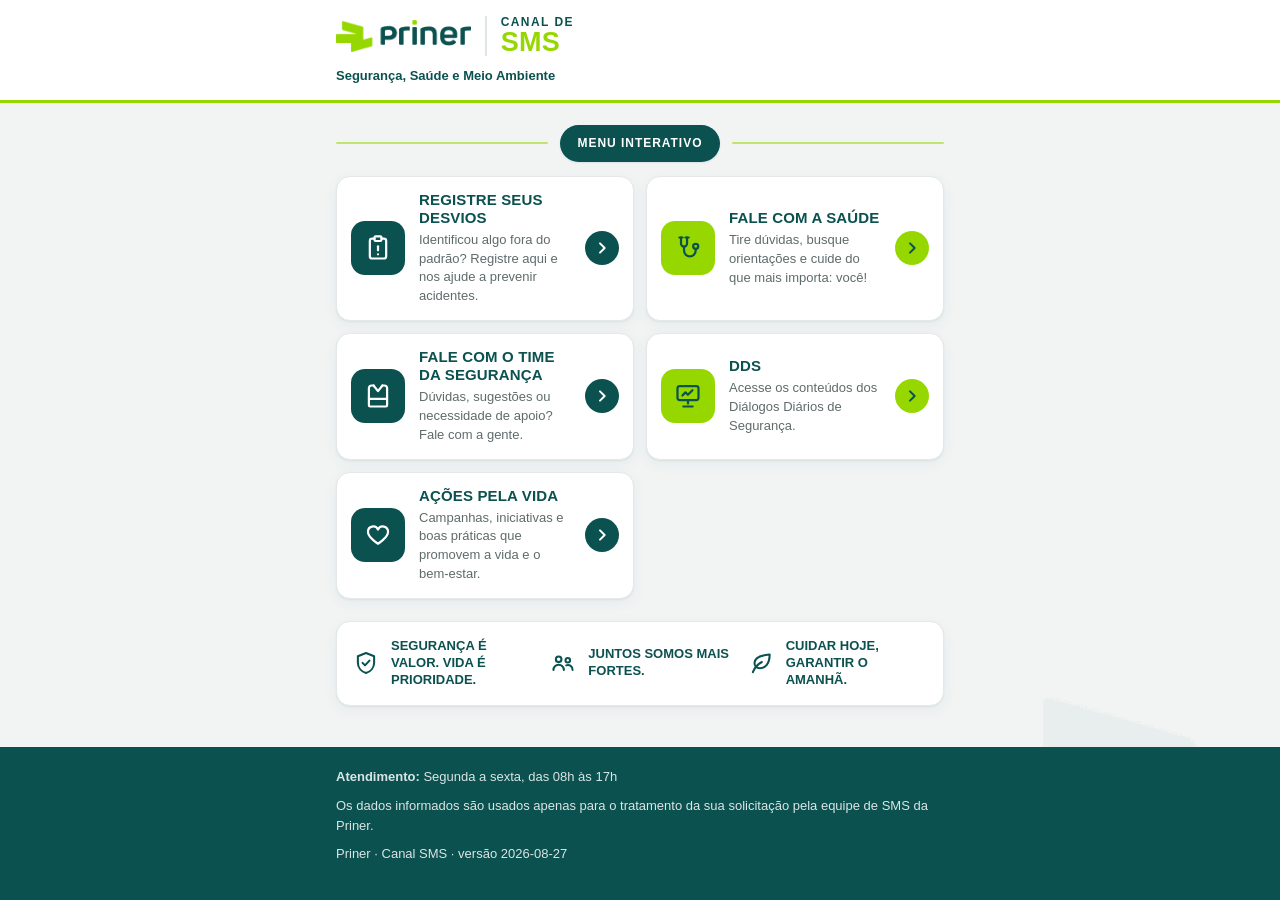
<file: index.html>
<!doctype html>
<html lang="pt-BR">
<head>
<meta charset="utf-8">
<meta name="viewport" content="width=device-width, initial-scale=1">
<meta name="description" content="DDS do dia, Ações pela Vida, comunicação de emergências, atendimento e saúde mental - tudo em um lugar.">

<!-- Pré-visualização ao compartilhar o link (WhatsApp, Teams, LinkedIn).
     ATENÇÃO: og:url e og:image precisam ser URLs absolutas - scrapers não resolvem
     caminho relativo. Ao publicar em outro domínio, trocar https://canal-sms-modec.pages.dev em todas as páginas. -->
<meta property="og:type" content="website">
<meta property="og:site_name" content="Canal SMS Modec">
<meta property="og:locale" content="pt_BR">
<meta property="og:url" content="https://canal-sms-modec.pages.dev/index.html">
<meta property="og:title" content="Canal SMS Modec">
<meta property="og:description" content="DDS do dia, Ações pela Vida, comunicação de emergências, atendimento e saúde mental - tudo em um lugar.">
<meta property="og:image" content="https://canal-sms-modec.pages.dev/assets/img/og-canal-sms.jpg">
<meta property="og:image:type" content="image/jpeg">
<meta property="og:image:width" content="1200">
<meta property="og:image:height" content="630">
<meta property="og:image:alt" content="Canal SMS Modec">
<meta name="twitter:card" content="summary_large_image">
<meta name="robots" content="noindex">
<title>Canal SMS Modec</title>
<link rel="icon" href="assets/img/favicon-32.png" sizes="32x32" type="image/png">
<link rel="apple-touch-icon" href="assets/img/apple-touch-icon.png">
<meta name="theme-color" content="#0B514F">
<link rel="stylesheet" href="assets/css/estilo.css">
</head>
<body>

<header class="topo">
  <div class="container">
    <a class="marca" href="index.html">
      <img class="marca__logo" src="assets/img/Logo_Priner_RGB-01.png"
           data-cfg-src="logo.url" alt="Priner" width="240" height="57">
      <h1 class="marca__nome">Canal de<span class="marca__sigla">SMS</span></h1>
    </a>
    <p class="topo__lema">Segurança, Saúde e Meio Ambiente</p>
  </div>
</header>

<main class="container">


  <div class="faixa"><span class="faixa__texto">Menu interativo</span></div>

  <ul class="menu">
    <li>
      <a class="card" href="emergencia.html">
        <span class="card__icone"><svg viewBox="0 0 24 24" fill="none" stroke="currentColor" stroke-width="1.9" stroke-linecap="round" stroke-linejoin="round" aria-hidden="true"><path d="M9 4H7a2 2 0 0 0-2 2v13a2 2 0 0 0 2 2h10a2 2 0 0 0 2-2V6a2 2 0 0 0-2-2h-2"/><rect x="9" y="2" width="6" height="4" rx="1"/><path d="M12 10.5v3.5"/><path d="M12 17.4h.01"/></svg></span>
        <span class="card__texto">
          <span class="card__titulo">Registre seus desvios</span>
          <span class="card__desc">Identificou algo fora do padrão? Registre aqui e nos ajude a prevenir acidentes.</span>
        </span>
        <span class="card__seta"><svg viewBox="0 0 24 24" fill="none" stroke="currentColor" stroke-width="3" stroke-linecap="round" stroke-linejoin="round" aria-hidden="true"><path d="M9 5l7 7-7 7"/></svg></span>
      </a>
    </li>
    <li>
      <a class="card card--claro" href="saude-mental.html">
        <span class="card__icone"><svg viewBox="0 0 24 24" fill="none" stroke="currentColor" stroke-width="1.9" stroke-linecap="round" stroke-linejoin="round" aria-hidden="true"><path d="M6 3v5.2a2.6 2.6 0 0 0 5.2 0V3"/><path d="M4.6 3h2.8"/><path d="M9.8 3h2.8"/><path d="M8.6 10.8v3.4a5 5 0 0 0 10 0v-1.4"/><circle cx="18.6" cy="10.6" r="2.2"/></svg></span>
        <span class="card__texto">
          <span class="card__titulo">Fale com a saúde</span>
          <span class="card__desc">Tire dúvidas, busque orientações e cuide do que mais importa: você!</span>
        </span>
        <span class="card__seta"><svg viewBox="0 0 24 24" fill="none" stroke="currentColor" stroke-width="3" stroke-linecap="round" stroke-linejoin="round" aria-hidden="true"><path d="M9 5l7 7-7 7"/></svg></span>
      </a>
    </li>
    <li>
      <a class="card" href="atendimento.html">
        <span class="card__icone"><svg viewBox="0 0 24 24" fill="none" stroke="currentColor" stroke-width="1.9" stroke-linecap="round" stroke-linejoin="round" aria-hidden="true"><path d="M8.2 3H6.4a2.2 2.2 0 0 0-2.2 2.2V20a1 1 0 0 0 1 1h13.6a1 1 0 0 0 1-1V5.2A2.2 2.2 0 0 0 17.6 3h-1.8"/><path d="M8.2 3 12 7.8 15.8 3"/><path d="M4.2 14.4h15.6"/></svg></span>
        <span class="card__texto">
          <span class="card__titulo">Fale com o time da segurança</span>
          <span class="card__desc">Dúvidas, sugestões ou necessidade de apoio? Fale com a gente.</span>
        </span>
        <span class="card__seta"><svg viewBox="0 0 24 24" fill="none" stroke="currentColor" stroke-width="3" stroke-linecap="round" stroke-linejoin="round" aria-hidden="true"><path d="M9 5l7 7-7 7"/></svg></span>
      </a>
    </li>
    <li>
      <a class="card card--claro" href="#" data-cfg-href="materiais.dds.url" target="_blank" rel="noopener">
        <span class="card__icone"><svg viewBox="0 0 24 24" fill="none" stroke="currentColor" stroke-width="1.9" stroke-linecap="round" stroke-linejoin="round" aria-hidden="true"><rect x="3" y="3.5" width="18" height="12" rx="2"/><path d="M12 15.5v3"/><path d="M8 21h8"/><path d="M7.2 11.6l2.6-2.7 2.1 2 3.9-3.9"/></svg></span>
        <span class="card__texto">
          <span class="card__titulo">DDS</span>
          <span class="card__desc">Acesse os conteúdos dos Diálogos Diários de Segurança.</span>
        </span>
        <span class="card__seta"><svg viewBox="0 0 24 24" fill="none" stroke="currentColor" stroke-width="3" stroke-linecap="round" stroke-linejoin="round" aria-hidden="true"><path d="M9 5l7 7-7 7"/></svg></span>
      </a>
    </li>
    <li>
      <a class="card" href="acoes-pela-vida.html">
        <span class="card__icone"><svg viewBox="0 0 24 24" fill="none" stroke="currentColor" stroke-width="1.9" stroke-linecap="round" stroke-linejoin="round" aria-hidden="true"><path d="M20.6 9.2c0 5-8.6 10.3-8.6 10.3S3.4 14.2 3.4 9.2a4.5 4.5 0 0 1 8.6-1.9 4.5 4.5 0 0 1 8.6 1.9z"/></svg></span>
        <span class="card__texto">
          <span class="card__titulo">Ações pela Vida</span>
          <span class="card__desc">Campanhas, iniciativas e boas práticas que promovem a vida e o bem-estar.</span>
        </span>
        <span class="card__seta"><svg viewBox="0 0 24 24" fill="none" stroke="currentColor" stroke-width="3" stroke-linecap="round" stroke-linejoin="round" aria-hidden="true"><path d="M9 5l7 7-7 7"/></svg></span>
      </a>
    </li>
  </ul>

  <section class="selos">
    <p class="selo"><svg viewBox="0 0 24 24" fill="none" stroke="currentColor" stroke-width="1.9" stroke-linecap="round" stroke-linejoin="round" aria-hidden="true"><path d="M12 2.7l7.5 3v6c0 4.5-3.2 8.2-7.5 9.6-4.3-1.4-7.5-5.1-7.5-9.6v-6z"/><path d="M8.8 11.9l2.3 2.3 4.1-4.4"/></svg><span>Segurança é valor. Vida é prioridade.</span></p>
    <p class="selo"><svg viewBox="0 0 24 24" fill="none" stroke="currentColor" stroke-width="1.9" stroke-linecap="round" stroke-linejoin="round" aria-hidden="true"><circle cx="8" cy="8.6" r="2.6"/><circle cx="16.4" cy="9.4" r="2.1"/><path d="M3.2 18.4a4.8 4.8 0 0 1 9.6 0"/><path d="M15 14.2a4.2 4.2 0 0 1 5.8 4.2"/></svg><span>Juntos somos mais fortes.</span></p>
    <p class="selo"><svg viewBox="0 0 24 24" fill="none" stroke="currentColor" stroke-width="1.9" stroke-linecap="round" stroke-linejoin="round" aria-hidden="true"><path d="M20 4.2c0 8.4-4 12.6-9.3 12.6A4.7 4.7 0 0 1 6 12.1C6 6.9 11.6 4.9 20 4.2z"/><path d="M4.5 20.5c1.6-4.2 4.4-7.3 8.3-9.4"/></svg><span>Cuidar hoje, garantir o amanhã.</span></p>
  </section>

</main>

<footer class="rodape">
  <div class="container">
    <p><strong>Atendimento:</strong> <span data-cfg="janelaAtendimento">&nbsp;</span></p>
    <p>Os dados informados são usados apenas para o tratamento da sua solicitação pela equipe de SMS da Priner.</p>
    <p>Priner · Canal SMS · versão <span data-cfg="versao">&nbsp;</span></p>
  </div>
</footer>

<script src="assets/js/portal.js"></script>
</body>
</html>
</file>
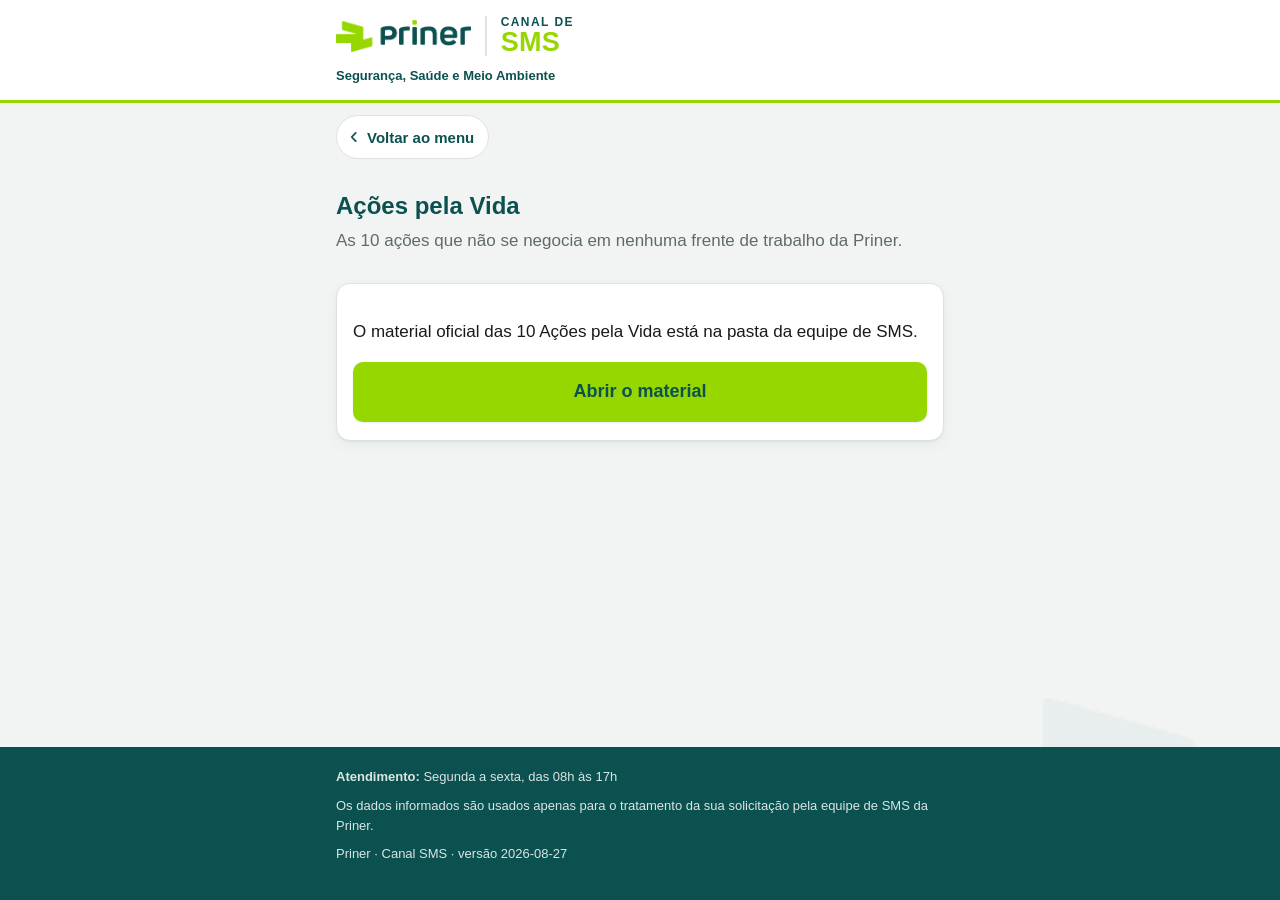
<file: acoes-pela-vida.html>
<!doctype html>
<html lang="pt-BR">

<head>
  <meta charset="utf-8">
  <meta name="viewport" content="width=device-width, initial-scale=1">
  <meta name="description" content="As 10 ações que não se negocia em nenhuma frente de trabalho da Priner.">

<!-- Pré-visualização ao compartilhar o link (WhatsApp, Teams, LinkedIn).
     ATENÇÃO: og:url e og:image precisam ser URLs absolutas - scrapers não resolvem
     caminho relativo. Ao publicar em outro domínio, trocar https://canal-sms-modec.pages.dev em todas as páginas. -->
<meta property="og:type" content="website">
<meta property="og:site_name" content="Canal SMS Modec">
<meta property="og:locale" content="pt_BR">
<meta property="og:url" content="https://canal-sms-modec.pages.dev/acoes-pela-vida.html">
<meta property="og:title" content="Ações pela Vida - Canal SMS Modec">
<meta property="og:description" content="As 10 ações que não se negocia em nenhuma frente de trabalho da Priner.">
<meta property="og:image" content="https://canal-sms-modec.pages.dev/assets/img/og-canal-sms.jpg">
<meta property="og:image:type" content="image/jpeg">
<meta property="og:image:width" content="1200">
<meta property="og:image:height" content="630">
<meta property="og:image:alt" content="Canal SMS Modec">
<meta name="twitter:card" content="summary_large_image">
<meta name="robots" content="noindex">
  <title>Ações pela Vida - Canal SMS Modec</title>
  <link rel="icon" href="assets/img/favicon-32.png" sizes="32x32" type="image/png">
<link rel="apple-touch-icon" href="assets/img/apple-touch-icon.png">
<meta name="theme-color" content="#0B514F">
<link rel="stylesheet" href="assets/css/estilo.css">
</head>

<body>

<header class="topo">
  <div class="container">
    <a class="marca" href="index.html">
      <img class="marca__logo" src="assets/img/Logo_Priner_RGB-01.png"
           data-cfg-src="logo.url" alt="Priner" width="240" height="57">
      <span class="marca__nome">Canal de<span class="marca__sigla">SMS</span></span>
    </a>
    <p class="topo__lema">Segurança, Saúde e Meio Ambiente</p>
  </div>
</header>

  <main class="container">

  <a class="voltar" href="index.html"><svg viewBox="0 0 24 24" fill="none" stroke="currentColor" stroke-width="3" stroke-linecap="round" stroke-linejoin="round" aria-hidden="true"><path d="M15 5l-7 7 7 7"/></svg>Voltar ao menu</a>

    <div class="conteudo">
      <h1>Ações pela Vida</h1>
      <p class="chamada">As 10 ações que não se negocia em nenhuma frente de trabalho da Priner.</p>
    </div>

    <!--
    PENDENTE WA-03 - texto oficial das 10 Ações pela Vida.
    Conteúdo de norma de segurança não pode ser escrito por aproximação:
    enquanto o texto oficial não chegar da equipe de SMS, esta página aponta
    para a pasta do OneDrive. Quando o texto chegar, substituir o painel
    abaixo por uma lista <ol class="lista-simples"> com as 10 ações.
  -->
    <div class="painel">
      <p>O material oficial das 10 Ações pela Vida está na pasta da equipe de SMS.</p>
      <a class="botao" href="#" data-cfg-href="materiais.acoes.url" target="_blank" rel="noopener">Abrir o material</a>
    </div>


  </main>

<footer class="rodape">
  <div class="container">
    <p><strong>Atendimento:</strong> <span data-cfg="janelaAtendimento">&nbsp;</span></p>
    <p>Os dados informados são usados apenas para o tratamento da sua solicitação pela equipe de SMS da Priner.</p>
    <p>Priner · Canal SMS · versão <span data-cfg="versao">&nbsp;</span></p>
  </div>
</footer>

  <script src="assets/js/portal.js"></script>
</body>

</html>
</file>
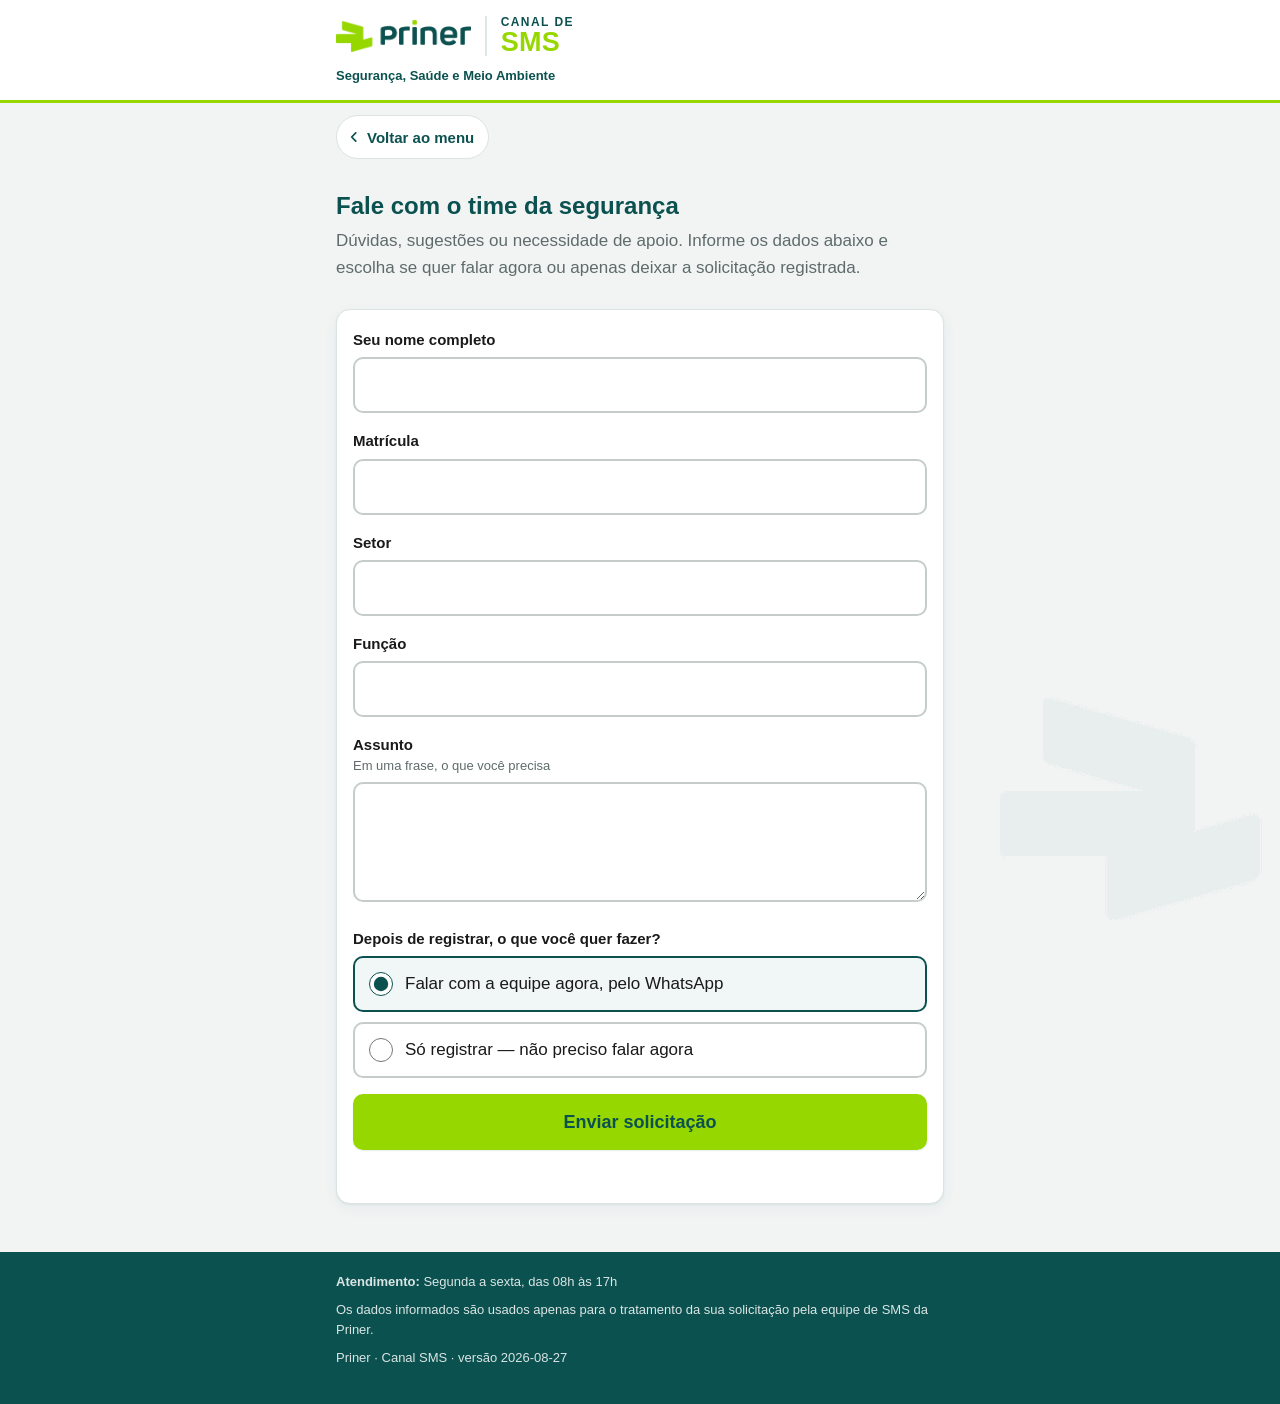
<file: atendimento.html>
<!doctype html>
<html lang="pt-BR">
<head>
<meta charset="utf-8">
<meta name="viewport" content="width=device-width, initial-scale=1">
<meta name="description" content="Dúvidas, sugestões e solicitações para a equipe de SMS da Priner.">

<!-- Pré-visualização ao compartilhar o link (WhatsApp, Teams, LinkedIn).
     ATENÇÃO: og:url e og:image precisam ser URLs absolutas - scrapers não resolvem
     caminho relativo. Ao publicar em outro domínio, trocar https://canal-sms-modec.pages.dev em todas as páginas. -->
<meta property="og:type" content="website">
<meta property="og:site_name" content="Canal SMS Modec">
<meta property="og:locale" content="pt_BR">
<meta property="og:url" content="https://canal-sms-modec.pages.dev/atendimento.html">
<meta property="og:title" content="Fale com o time da segurança - Canal SMS Modec">
<meta property="og:description" content="Dúvidas, sugestões e solicitações para a equipe de SMS da Priner.">
<meta property="og:image" content="https://canal-sms-modec.pages.dev/assets/img/og-canal-sms.jpg">
<meta property="og:image:type" content="image/jpeg">
<meta property="og:image:width" content="1200">
<meta property="og:image:height" content="630">
<meta property="og:image:alt" content="Canal SMS Modec">
<meta name="twitter:card" content="summary_large_image">
<meta name="robots" content="noindex">
<title>Fale com o time da segurança - Canal SMS Modec</title>
<link rel="icon" href="assets/img/favicon-32.png" sizes="32x32" type="image/png">
<link rel="apple-touch-icon" href="assets/img/apple-touch-icon.png">
<meta name="theme-color" content="#0B514F">
<link rel="stylesheet" href="assets/css/estilo.css">
</head>
<body>

<header class="topo">
  <div class="container">
    <a class="marca" href="index.html">
      <img class="marca__logo" src="assets/img/Logo_Priner_RGB-01.png"
           data-cfg-src="logo.url" alt="Priner" width="240" height="57">
      <span class="marca__nome">Canal de<span class="marca__sigla">SMS</span></span>
    </a>
    <p class="topo__lema">Segurança, Saúde e Meio Ambiente</p>
  </div>
</header>

<main class="container">

  <a class="voltar" href="index.html"><svg viewBox="0 0 24 24" fill="none" stroke="currentColor" stroke-width="3" stroke-linecap="round" stroke-linejoin="round" aria-hidden="true"><path d="M15 5l-7 7 7 7"/></svg>Voltar ao menu</a>

  <div class="conteudo">
    <h1>Fale com o time da segurança</h1>
    <p class="chamada">Dúvidas, sugestões ou necessidade de apoio. Informe os dados abaixo e escolha se quer falar agora ou apenas deixar a solicitação registrada.</p>
  </div>

  <form class="painel"
        data-caminho="ATENDIMENTO"
        data-prefixo="ATD"
        data-wa-destino="sms"
        data-abertura="[CANAL SMS] Solicitação de atendimento"
        data-wa-condicao="falar=Sim"
        novalidate>

    <div class="campo">
      <label for="nome">Seu nome completo</label>
      <input id="nome" type="text" autocomplete="name" required
             data-campo="nome" data-rotulo="Nome">
    </div>

    <div class="campo">
      <label for="matricula">Matrícula</label>
      <input id="matricula" type="text" inputmode="numeric" required
             data-campo="matricula" data-rotulo="Matrícula">
    </div>

    <div class="campo">
      <label for="setor">Setor</label>
      <input id="setor" type="text" required
             data-campo="setor" data-rotulo="Setor">
    </div>

    <div class="campo">
      <label for="funcao">Função</label>
      <input id="funcao" type="text" required
             data-campo="funcao" data-rotulo="Função">
    </div>

    <div class="campo">
      <label for="assunto">Assunto
        <span class="ajuda">Em uma frase, o que você precisa</span>
      </label>
      <textarea id="assunto" required
                data-campo="assunto" data-rotulo="Assunto"></textarea>
    </div>

    <div class="campo">
      <label id="rotulo-falar">Depois de registrar, o que você quer fazer?</label>
      <div class="opcoes" role="radiogroup" aria-labelledby="rotulo-falar">
        <label class="opcao"><input type="radio" name="falar" value="Sim" checked required
               data-campo="falar"> Falar com a equipe agora, pelo WhatsApp</label>
        <label class="opcao"><input type="radio" name="falar" value="Não"
               data-campo="falar"> Só registrar — não preciso falar agora</label>
      </div>
    </div>

    <button class="botao" type="submit">Enviar solicitação</button>
    <p class="status" role="status" aria-live="polite"></p>
  </form>

  <!-- Aparece no lugar do formulário quando a pessoa escolhe só registrar.
       Sem o WhatsApp, o protocolo é o único comprovante que ela leva. -->
  <div class="painel oculto" id="confirmacao">
    <h2 class="painel__titulo">Solicitação registrada</h2>
    <p>Protocolo <strong data-protocolo>—</strong>. Anote esse número: é por ele que a
       equipe de SMS acompanha o seu atendimento.</p>
    <p data-so-registro>A equipe procura você dentro da janela de atendimento
       (<span data-cfg="janelaAtendimento">&nbsp;</span>). Se for urgente, volte e
       escolha falar agora pelo WhatsApp.</p>
    <a class="botao botao--secundario" href="index.html">Voltar ao menu</a>
  </div>


</main>

<footer class="rodape">
  <div class="container">
    <p><strong>Atendimento:</strong> <span data-cfg="janelaAtendimento">&nbsp;</span></p>
    <p>Os dados informados são usados apenas para o tratamento da sua solicitação pela equipe de SMS da Priner.</p>
    <p>Priner · Canal SMS · versão <span data-cfg="versao">&nbsp;</span></p>
  </div>
</footer>

<script src="assets/js/portal.js"></script>
</body>
</html>
</file>
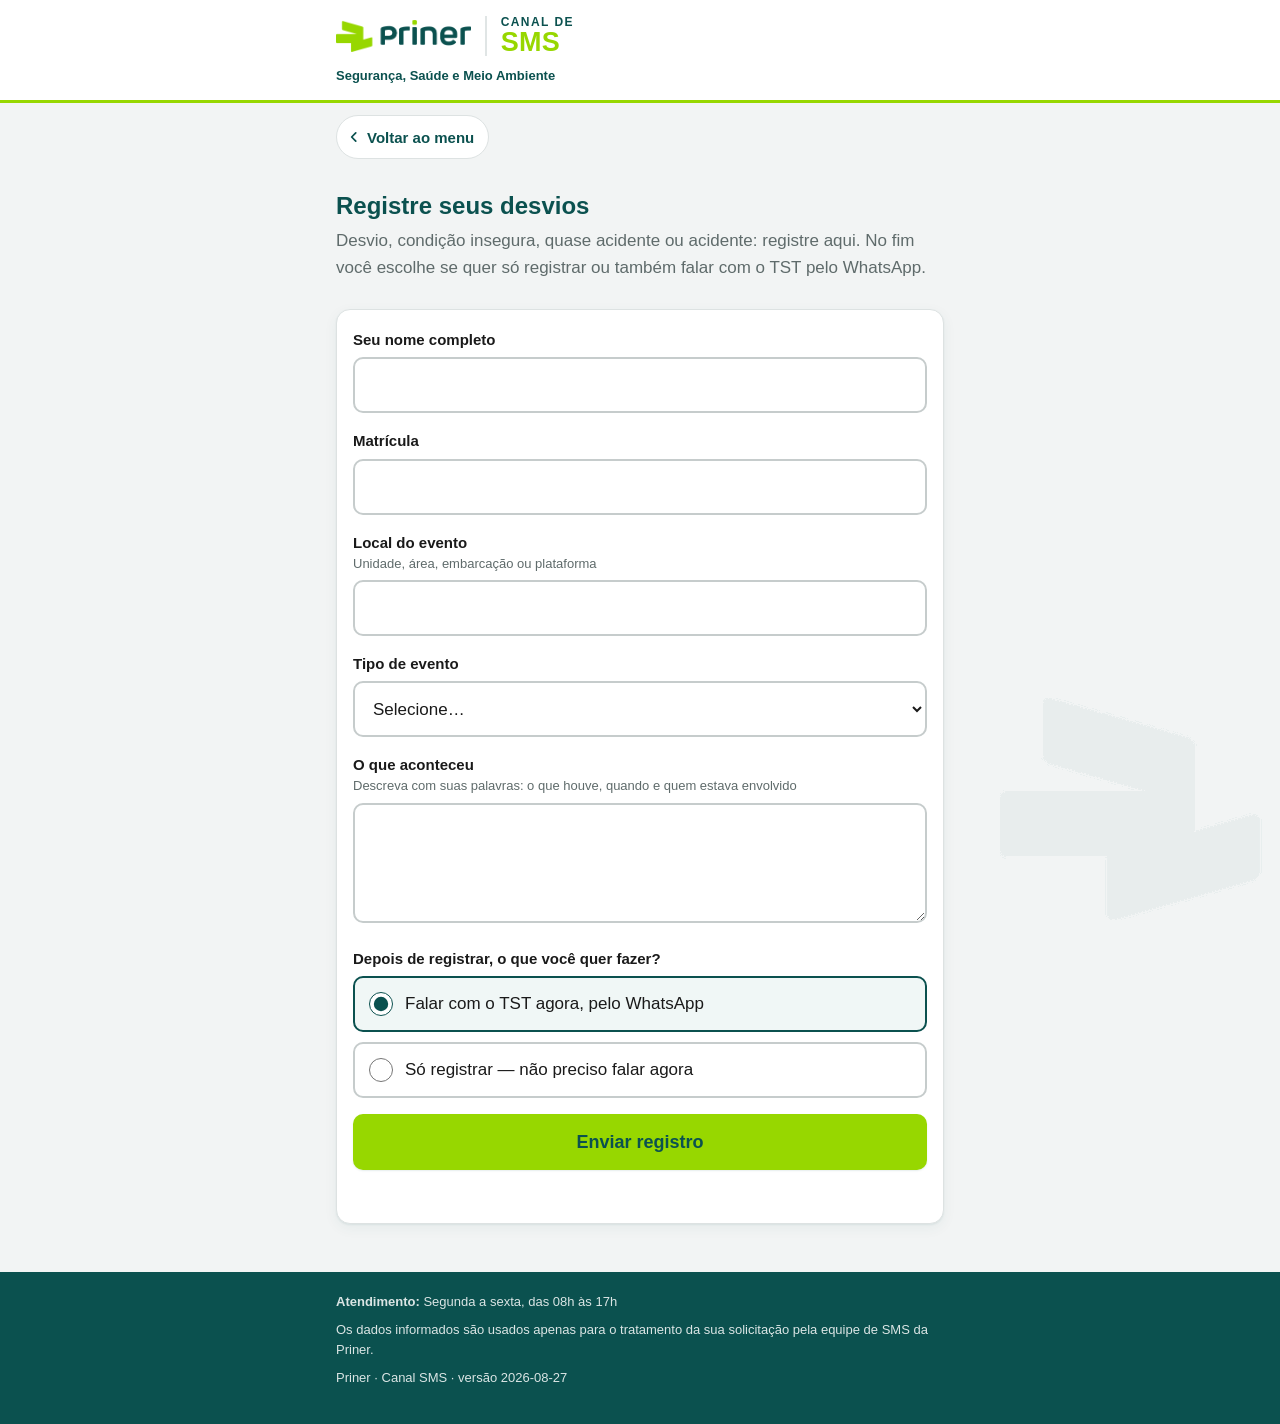
<file: emergencia.html>
<!doctype html>
<html lang="pt-BR">
<head>
<meta charset="utf-8">
<meta name="viewport" content="width=device-width, initial-scale=1">
<meta name="description" content="Registre um evento de segurança e fale com o TST pelo WhatsApp. Este canal não substitui o acionamento do resgate.">

<!-- Pré-visualização ao compartilhar o link (WhatsApp, Teams, LinkedIn).
     ATENÇÃO: og:url e og:image precisam ser URLs absolutas - scrapers não resolvem
     caminho relativo. Ao publicar em outro domínio, trocar https://canal-sms-modec.pages.dev em todas as páginas. -->
<meta property="og:type" content="website">
<meta property="og:site_name" content="Canal SMS Modec">
<meta property="og:locale" content="pt_BR">
<meta property="og:url" content="https://canal-sms-modec.pages.dev/emergencia.html">
<meta property="og:title" content="Registre seus desvios - Canal SMS Modec">
<meta property="og:description" content="Registre um evento de segurança e fale com o TST pelo WhatsApp. Este canal não substitui o acionamento do resgate.">
<meta property="og:image" content="https://canal-sms-modec.pages.dev/assets/img/og-canal-sms.jpg">
<meta property="og:image:type" content="image/jpeg">
<meta property="og:image:width" content="1200">
<meta property="og:image:height" content="630">
<meta property="og:image:alt" content="Canal SMS Modec">
<meta name="twitter:card" content="summary_large_image">
<meta name="robots" content="noindex">
<title>Registre seus desvios - Canal SMS Modec</title>
<link rel="icon" href="assets/img/favicon-32.png" sizes="32x32" type="image/png">
<link rel="apple-touch-icon" href="assets/img/apple-touch-icon.png">
<meta name="theme-color" content="#0B514F">
<link rel="stylesheet" href="assets/css/estilo.css">
</head>
<body>

<header class="topo">
  <div class="container">
    <a class="marca" href="index.html">
      <img class="marca__logo" src="assets/img/Logo_Priner_RGB-01.png"
           data-cfg-src="logo.url" alt="Priner" width="240" height="57">
      <span class="marca__nome">Canal de<span class="marca__sigla">SMS</span></span>
    </a>
    <p class="topo__lema">Segurança, Saúde e Meio Ambiente</p>
  </div>
</header>

<main class="container">

  <a class="voltar" href="index.html"><svg viewBox="0 0 24 24" fill="none" stroke="currentColor" stroke-width="3" stroke-linecap="round" stroke-linejoin="round" aria-hidden="true"><path d="M15 5l-7 7 7 7"/></svg>Voltar ao menu</a>


  <div class="conteudo">
    <h1>Registre seus desvios</h1>
    <p class="chamada">Desvio, condição insegura, quase acidente ou acidente: registre aqui. No fim você escolhe se quer só registrar ou também falar com o TST pelo WhatsApp.</p>
  </div>

  <form class="painel"
        data-caminho="EMERGENCIA"
        data-prefixo="EMG"
        data-wa-destino="sms"
        data-abertura="[CANAL SMS] Registro de desvio ou evento"
        data-wa-condicao="falar=Sim"
        novalidate>

    <div class="campo">
      <label for="nome">Seu nome completo</label>
      <input id="nome" type="text" autocomplete="name" required
             data-campo="nome" data-rotulo="Nome">
    </div>

    <div class="campo">
      <label for="matricula">Matrícula</label>
      <input id="matricula" type="text" inputmode="numeric" required
             data-campo="matricula" data-rotulo="Matrícula">
    </div>

    <div class="campo">
      <label for="local">Local do evento
        <span class="ajuda">Unidade, área, embarcação ou plataforma</span>
      </label>
      <input id="local" type="text" required
             data-campo="local" data-rotulo="Local">
    </div>

    <div class="campo">
      <label for="tipo">Tipo de evento</label>
      <select id="tipo" required data-campo="tipo" data-rotulo="Tipo">
        <option value="">Selecione…</option>
        <option>Quase acidente</option>
        <option>Condição insegura</option>
        <option>Ato inseguro</option>
        <option>Acidente sem afastamento</option>
        <option>Acidente com afastamento</option>
        <option>Incidente ambiental</option>
      </select>
    </div>

    <div class="campo">
      <label for="descricao">O que aconteceu
        <span class="ajuda">Descreva com suas palavras: o que houve, quando e quem estava envolvido</span>
      </label>
      <textarea id="descricao" required
                data-campo="descricao" data-rotulo="Descrição"></textarea>
    </div>

    <div class="campo">
      <label id="rotulo-falar">Depois de registrar, o que você quer fazer?</label>
      <div class="opcoes" role="radiogroup" aria-labelledby="rotulo-falar">
        <label class="opcao"><input type="radio" name="falar" value="Sim" checked required
               data-campo="falar"> Falar com o TST agora, pelo WhatsApp</label>
        <label class="opcao"><input type="radio" name="falar" value="Não"
               data-campo="falar"> Só registrar — não preciso falar agora</label>
      </div>
    </div>

    <button class="botao" type="submit">Enviar registro</button>
    <p class="status" role="status" aria-live="polite"></p>
  </form>

  <!-- Aparece no lugar do formulário quando a pessoa escolhe só registrar.
       Sem o WhatsApp, o protocolo é o único comprovante que ela leva. -->
  <div class="painel oculto" id="confirmacao">
    <h2 class="painel__titulo">Registro recebido</h2>
    <p>Protocolo <strong data-protocolo>—</strong>. Anote esse número: é por ele que a
       equipe de SMS acompanha o seu registro.</p>
    <p>O TST analisa o relato e procura você se precisar de mais detalhes. Se a
       situação piorar ou houver risco imediato, acione o resgate da sua unidade.</p>
    <a class="botao botao--secundario" href="index.html">Voltar ao menu</a>
  </div>


</main>

<footer class="rodape">
  <div class="container">
    <p><strong>Atendimento:</strong> <span data-cfg="janelaAtendimento">&nbsp;</span></p>
    <p>Os dados informados são usados apenas para o tratamento da sua solicitação pela equipe de SMS da Priner.</p>
    <p>Priner · Canal SMS · versão <span data-cfg="versao">&nbsp;</span></p>
  </div>
</footer>

<script src="assets/js/portal.js"></script>
</body>
</html>
</file>
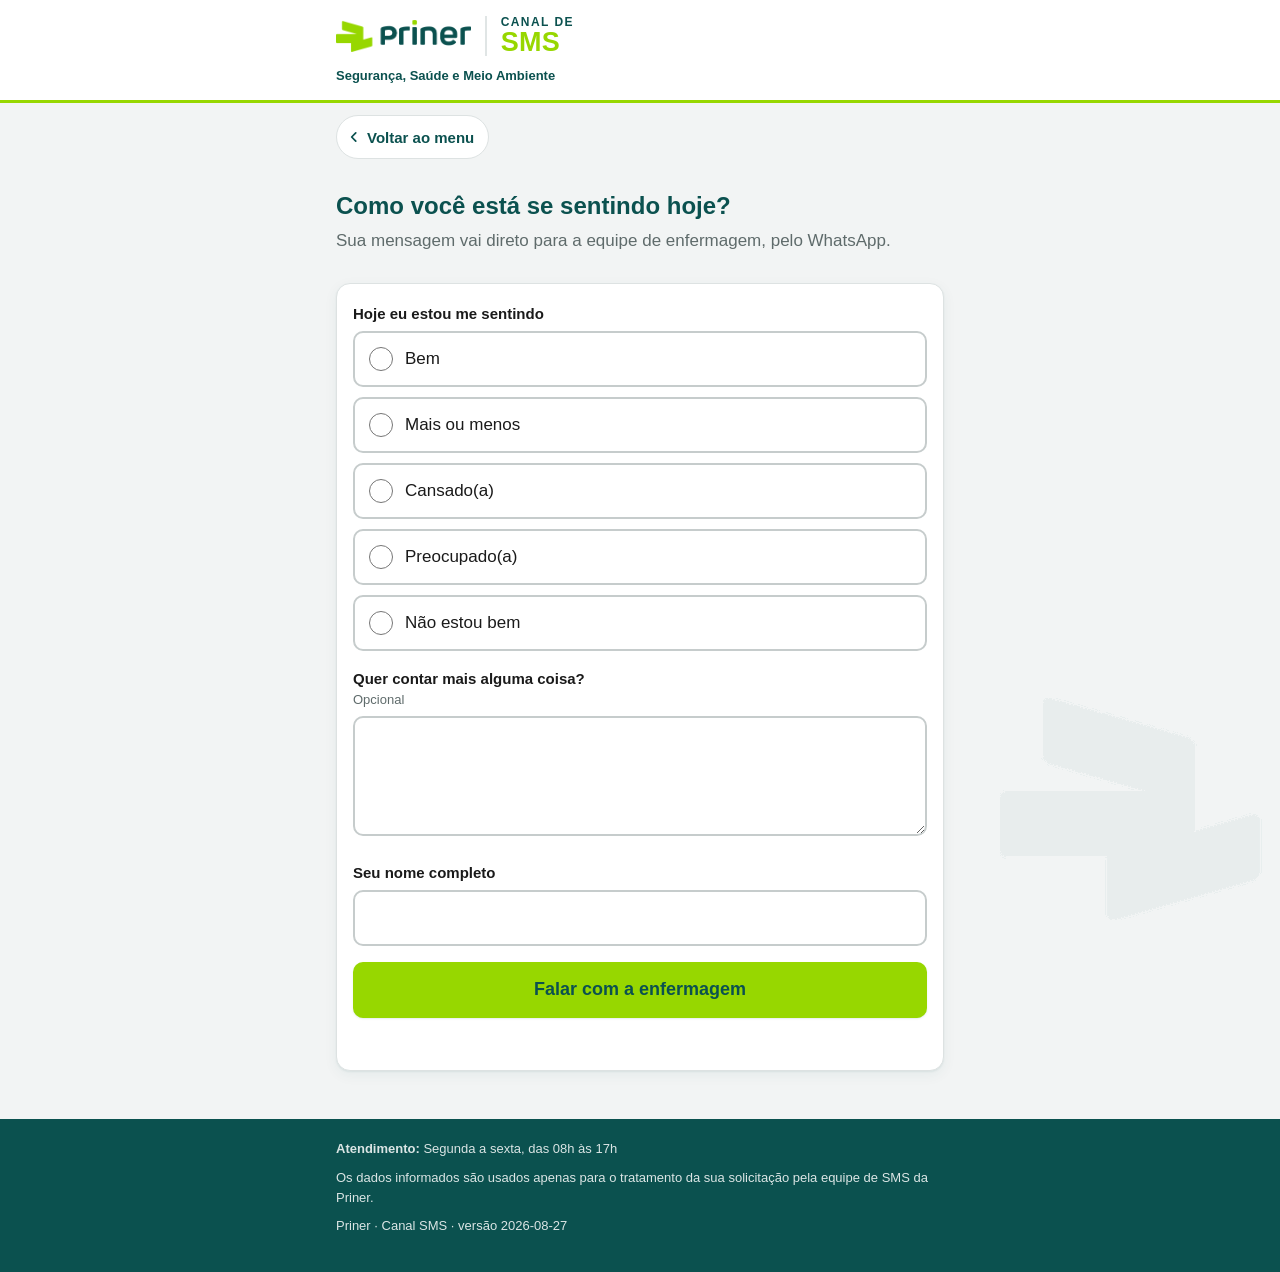
<file: saude-mental.html>
<!doctype html>
<html lang="pt-BR">
<head>
<meta charset="utf-8">
<meta name="viewport" content="width=device-width, initial-scale=1">
<meta name="description" content="Como você está se sentindo hoje? O registro é confidencial e só a equipe de enfermagem tem acesso.">

<!-- Pré-visualização ao compartilhar o link (WhatsApp, Teams, LinkedIn).
     ATENÇÃO: og:url e og:image precisam ser URLs absolutas - scrapers não resolvem
     caminho relativo. Ao publicar em outro domínio, trocar https://canal-sms-modec.pages.dev em todas as páginas. -->
<meta property="og:type" content="website">
<meta property="og:site_name" content="Canal SMS Modec">
<meta property="og:locale" content="pt_BR">
<meta property="og:url" content="https://canal-sms-modec.pages.dev/saude-mental.html">
<meta property="og:title" content="Fale com a saúde - Canal SMS Modec">
<meta property="og:description" content="Como você está se sentindo hoje? O registro é confidencial e só a equipe de enfermagem tem acesso.">
<meta property="og:image" content="https://canal-sms-modec.pages.dev/assets/img/og-canal-sms.jpg">
<meta property="og:image:type" content="image/jpeg">
<meta property="og:image:width" content="1200">
<meta property="og:image:height" content="630">
<meta property="og:image:alt" content="Canal SMS Modec">
<meta name="twitter:card" content="summary_large_image">
<meta name="robots" content="noindex">
<title>Fale com a saúde - Canal SMS Modec</title>
<link rel="icon" href="assets/img/favicon-32.png" sizes="32x32" type="image/png">
<link rel="apple-touch-icon" href="assets/img/apple-touch-icon.png">
<meta name="theme-color" content="#0B514F">
<link rel="stylesheet" href="assets/css/estilo.css">
</head>
<body>

<header class="topo">
  <div class="container">
    <a class="marca" href="index.html">
      <img class="marca__logo" src="assets/img/Logo_Priner_RGB-01.png"
           data-cfg-src="logo.url" alt="Priner" width="240" height="57">
      <span class="marca__nome">Canal de<span class="marca__sigla">SMS</span></span>
    </a>
    <p class="topo__lema">Segurança, Saúde e Meio Ambiente</p>
  </div>
</header>

<main class="container">

  <a class="voltar" href="index.html"><svg viewBox="0 0 24 24" fill="none" stroke="currentColor" stroke-width="3" stroke-linecap="round" stroke-linejoin="round" aria-hidden="true"><path d="M15 5l-7 7 7 7"/></svg>Voltar ao menu</a>

  <div class="conteudo">
    <h1>Como você está se sentindo hoje?</h1>
    <p class="chamada">Sua mensagem vai direto para a equipe de enfermagem, pelo WhatsApp.</p>
  </div>

  <form class="painel"
        data-caminho="SAUDE"
        data-wa-destino="enfermagem"
        data-abertura="[CANAL SMS] Saúde mental e bem-estar"
        data-wa-condicao="falar=Sim"
        novalidate>

    <div class="campo">
      <label id="rotulo-sentimento">Hoje eu estou me sentindo</label>
      <div class="opcoes" data-retrair role="radiogroup" aria-labelledby="rotulo-sentimento">
        <label class="opcao"><input type="radio" name="sentimento" value="Bem" required data-campo="sentimento" data-rotulo="Sentimento"> Bem</label>
        <label class="opcao"><input type="radio" name="sentimento" value="Mais ou menos" data-campo="sentimento" data-rotulo="Sentimento"> Mais ou menos</label>
        <label class="opcao"><input type="radio" name="sentimento" value="Cansado(a)" data-campo="sentimento" data-rotulo="Sentimento"> Cansado(a)</label>
        <label class="opcao"><input type="radio" name="sentimento" value="Preocupado(a)" data-campo="sentimento" data-rotulo="Sentimento"> Preocupado(a)</label>
        <label class="opcao"><input type="radio" name="sentimento" value="Não estou bem" data-campo="sentimento" data-rotulo="Sentimento"> Não estou bem</label>
      </div>
      <button type="button" class="resumo oculto" data-resumo aria-expanded="false">
        <span class="resumo__valor"></span>
        <span class="resumo__seta"><svg viewBox="0 0 24 24" fill="none" stroke="currentColor" stroke-width="3" stroke-linecap="round" stroke-linejoin="round" aria-hidden="true"><path d="M5 9l7 7 7-7"/></svg></span>
      </button>
    </div>

    <div class="campo">
      <label for="comentario">Quer contar mais alguma coisa?
        <span class="ajuda">Opcional</span>
      </label>
      <textarea id="comentario" data-campo="comentario" data-rotulo="Comentário"></textarea>
    </div>


    <div class="campo">
      <label for="nome">Seu nome completo</label>
      <input id="nome" type="text" autocomplete="name" required data-campo="nome" data-rotulo="Nome">
    </div>

    <!-- Seletor inerte por ora: SAUDE não grava (decisão de projeto, ver config),
         então o portal esconde este campo sozinho e o envio segue direto à
         enfermagem. Se um dia SAUDE entrar em registro.caminhos, o seletor
         aparece — e aí o rótulo do botão abaixo precisa deixar de prometer a
         conversa, como foi feito em emergencia.html e atendimento.html. -->
    <div class="campo">
      <label id="rotulo-falar">Como você prefere seguir?</label>
      <div class="opcoes" role="radiogroup" aria-labelledby="rotulo-falar">
        <label class="opcao"><input type="radio" name="falar" value="Sim" checked required
               data-campo="falar"> Falar com a enfermagem agora, pelo WhatsApp</label>
        <label class="opcao"><input type="radio" name="falar" value="Não"
               data-campo="falar"> Só registrar como estou me sentindo</label>
      </div>
    </div>

    <button class="botao" type="submit">Falar com a enfermagem</button>
    <p class="status" role="status" aria-live="polite"></p>
  </form>

  <div class="painel oculto" id="confirmacao">
    <h2 class="painel__titulo">Obrigado por contar como você está</h2>
    <p>No momento não foi possível abrir a conversa com a enfermagem por aqui.
       Procure a equipe de SMS ou a liderança da sua unidade.</p>
    <a class="botao botao--secundario" href="index.html">Voltar ao menu</a>
  </div>


</main>

<footer class="rodape">
  <div class="container">
    <p><strong>Atendimento:</strong> <span data-cfg="janelaAtendimento">&nbsp;</span></p>
    <p>Os dados informados são usados apenas para o tratamento da sua solicitação pela equipe de SMS da Priner.</p>
    <p>Priner · Canal SMS · versão <span data-cfg="versao">&nbsp;</span></p>
  </div>
</footer>

<script src="assets/js/portal.js"></script>
</body>
</html>
</file>
<file: assets/css/estilo.css>
/* Canal SMS Priner — identidade visual oficial da Priner
   Verde Tradição #0B514F · Verde Inovação #97D700 · Cinza Solidez #808080
   Atyp não é licenciada para web: usa-se Arial, mesma regra do pacote Office. */

:root {
  --verde-tradicao: #0B514F;
  --verde-inovacao: #97D700; /* mesmo verde do arquivo oficial da logo (Pantone 375C) */
  --branco: #FFFFFF;
  --cinza-solidez: #808080;      /* cor de marca: usar em traço e apoio, não em texto */
  --cinza-texto: #5F6B6B;        /* texto secundário: 5,5:1 sobre branco, 5,0:1 sobre o fundo */
  --cinza-fundo: #F2F4F4;
  --texto: #1A1A1A;

  /* Fora da paleta de marca, reservado exclusivamente ao aviso de segurança.
     Sinalização de risco exige contraste que o verde institucional não dá. */
  --alerta: #B3261E;
  --alerta-fundo: #FDECEA;

  --raio: 10px;
  --toque-min: 56px; /* alvo de toque para uso com luva */

  /* Sombra em duas camadas: uma curta e opaca que assenta o card na
     superfície, outra longa e difusa que dá a altura. */
  --sombra: 0 1px 2px rgba(11, 81, 79, .07), 0 4px 14px rgba(11, 81, 79, .06);
  --sombra-alta: 0 2px 4px rgba(11, 81, 79, .09), 0 10px 26px rgba(11, 81, 79, .10);
  --sombra-baixa: 0 1px 2px rgba(11, 81, 79, .10);

  --transicao: 170ms cubic-bezier(.2, .7, .3, 1);
}

* { box-sizing: border-box; }

html { -webkit-text-size-adjust: 100%; }

/* Coluna flex de altura mínima igual à tela: em páginas curtas o <main> se
   estica e empurra o rodapé para baixo, em vez de deixar uma faixa de cinza
   sobrando embaixo dele. 100dvh acompanha a barra do navegador no celular. */
body {
  margin: 0;
  min-height: 100vh;
  min-height: 100dvh;
  display: flex;
  flex-direction: column;
  font-family: Arial, Helvetica, sans-serif;
  font-size: 17px;
  line-height: 1.55;
  color: var(--texto);
  background: var(--cinza-fundo);
}

/* Símbolo da Priner como marca-d'água, recortado do arquivo oficial da logo.
   Fixo e a 4% para não competir com o conteúdo nem rolar junto com ele. */
body::before {
  content: "";
  position: fixed;
  right: -40px;
  bottom: -20px;
  width: 320px;
  height: 222px;
  background: url("../img/grafismo.png") no-repeat right bottom / contain;
  opacity: .04;
  pointer-events: none;
  z-index: 0;
}

body > * { position: relative; z-index: 1; }

body > main { flex: 1 0 auto; }

body > .topo,
body > .rodape { flex: 0 0 auto; }

.container {
  width: 100%;
  max-width: 640px;
  margin: 0 auto;
  padding: 0 16px;
}

/* ---------- Cabeçalho ---------- */

/* Claro, como na peça de divulgação: logo colorida, "Canal de SMS" ao lado e
   o filete Verde Inovação separando do conteúdo. Igual nas 5 páginas. */
.topo {
  background: var(--branco);
  padding: 16px 0 14px;
  border-bottom: 3px solid var(--verde-inovacao);
}

.marca {
  display: flex;
  align-items: center;
  gap: 14px;
  color: inherit;
  text-decoration: none;
}

.marca:focus-visible { outline: 3px solid var(--verde-tradicao); outline-offset: 4px; }

.marca__logo {
  height: 32px;
  width: auto;
  display: block;
  flex: 0 0 auto;
}

.marca__nome {
  margin: 0;
  padding-left: 14px;
  border-left: 2px solid #E0E5E5;
  font-size: 12px;
  line-height: 1;
  font-weight: bold;
  letter-spacing: .12em;
  text-transform: uppercase;
  color: var(--verde-tradicao);
  white-space: nowrap;
}

/* "SMS" funciona como assinatura do canal, não como texto corrido — por isso
   pode ficar em Verde Inovação, que em corpo de texto não teria contraste. */
.marca__sigla {
  display: block;
  margin-top: 1px;
  font-size: 27px;
  line-height: 1;
  letter-spacing: .01em;
  color: var(--verde-inovacao);
}

.topo__lema {
  margin: 10px 0 0;
  font-size: 13px;
  font-weight: bold;
  color: var(--verde-tradicao);
}

@media (max-width: 360px) {
  .marca { gap: 10px; }
  .marca__logo { height: 28px; }
  .marca__nome { padding-left: 10px; font-size: 11px; }
  .marca__sigla { font-size: 23px; }
}

/* ---------- Aviso de segurança (RF15) ---------- */

.aviso {
  background: var(--alerta-fundo);
  border-left: 6px solid var(--alerta);
  border-radius: var(--raio);
  padding: 12px 14px;
  margin: 18px 0 0;
}

.aviso__titulo {
  margin: 0 0 4px;
  color: var(--alerta);
  font-size: 13px;
  font-weight: bold;
  text-transform: uppercase;
  letter-spacing: .02em;
}

.aviso p { margin: 0; font-size: 14px; line-height: 1.45; }

.aviso a { color: var(--alerta); font-weight: bold; }

/* ---------- Faixa "Menu interativo" ---------- */

.faixa {
  display: flex;
  align-items: center;
  gap: 12px;
  margin: 22px 0 14px;
}

/* Filetes em Verde Inovação: mesma cor da borda do cabeçalho, criando
   repetição visual sem desenhar nada por cima da pílula. */
.faixa::before,
.faixa::after {
  content: "";
  flex: 1 1 auto;
  height: 2px;
  border-radius: 2px;
  background: var(--verde-inovacao);
  opacity: .55;
}

.faixa__texto {
  flex: 0 0 auto;
  padding: 9px 18px;
  border-radius: 999px;
  background: var(--verde-tradicao);
  box-shadow: var(--sombra-baixa);
  color: var(--branco);
  font-size: 12px;
  font-weight: bold;
  letter-spacing: .08em;
  text-transform: uppercase;
}

/* ---------- Cards do menu ---------- */

.menu {
  list-style: none;
  margin: 0;
  padding: 0;
  display: grid;
  gap: 12px;
}

@media (min-width: 640px) {
  .menu { grid-template-columns: 1fr 1fr; }
}

.card {
  display: flex;
  align-items: center;
  gap: 14px;
  height: 100%;
  min-height: var(--toque-min);
  padding: 14px;
  background: var(--branco);
  border: 1px solid #E4E8E8;
  border-radius: 14px;
  box-shadow: var(--sombra);
  text-decoration: none;
  color: var(--texto);
  transition: box-shadow var(--transicao), transform var(--transicao),
              border-color var(--transicao);
}

@media (hover: hover) {
  .card:hover { box-shadow: var(--sombra-alta); border-color: #CFD8D8; }
  .card:hover .card__seta { transform: translateX(3px); }
}

/* Afunda ao toque: devolve a sensação de objeto, que é o que falta num
   card que hoje só troca de cor. */
.card:active {
  transform: translateY(1px);
  box-shadow: var(--sombra-baixa);
}

.card:focus-visible .card__seta { transform: translateX(3px); }

.card:focus-visible { outline: 3px solid var(--verde-tradicao); outline-offset: 2px; }

/* Os dois verdes se alternam de card em card, como na peça. */
.card__icone {
  flex: 0 0 auto;
  width: 54px;
  height: 54px;
  display: grid;
  place-items: center;
  border-radius: 14px;
  background: var(--verde-tradicao);
  color: var(--branco);
}

.card__icone svg { width: 28px; height: 28px; display: block; }

.card__seta {
  flex: 0 0 auto;
  width: 34px;
  height: 34px;
  display: grid;
  place-items: center;
  border-radius: 50%;
  background: var(--verde-tradicao);
  color: var(--branco);
  transition: transform var(--transicao);
}

.card__seta svg { width: 16px; height: 16px; display: block; }

.card--claro .card__icone,
.card--claro .card__seta {
  background: var(--verde-inovacao);
  color: var(--verde-tradicao);
}

.card__texto { flex: 1 1 auto; min-width: 0; }

.card__titulo {
  display: block;
  font-size: 15px;
  font-weight: bold;
  line-height: 1.2;
  letter-spacing: .01em;
  text-transform: uppercase;
  color: var(--verde-tradicao);
}

.card__desc {
  display: block;
  margin-top: 4px;
  font-size: 13px;
  line-height: 1.45;
  color: var(--cinza-texto);
}

/* ---------- Selos de rodapé ---------- */

.selos {
  display: grid;
  gap: 14px;
  margin: 22px 0 0;
  padding: 16px;
  background: var(--branco);
  border: 1px solid #E4E8E8;
  border-radius: 14px;
  box-shadow: var(--sombra);
}

@media (min-width: 640px) {
  .selos { grid-template-columns: repeat(3, 1fr); gap: 18px; }
}

.selo {
  margin: 0;
  display: flex;
  align-items: center;
  gap: 12px;
  font-size: 13px;
  font-weight: bold;
  line-height: 1.3;
  text-transform: uppercase;
  color: var(--verde-tradicao);
}

.selo svg { flex: 0 0 auto; width: 26px; height: 26px; display: block; }

/* ---------- Conteúdo interno ---------- */

.conteudo { padding: 24px 0 8px; }

.conteudo h1 { margin: 0 0 4px; font-size: 24px; color: var(--verde-tradicao); }

.conteudo .chamada { margin: 0 0 20px; color: var(--cinza-texto); }

/* Fica logo abaixo do cabeçalho: alcançável sem rolar a página até o fim,
   que é onde ele estava antes. */
.voltar {
  display: inline-flex;
  align-items: center;
  gap: 6px;
  min-height: 44px;
  margin: 12px 0 4px;
  padding: 8px 14px 8px 10px;
  background: var(--branco);
  border: 1px solid #DDE2E2;
  border-radius: 999px;
  color: var(--verde-tradicao);
  font-size: 15px;
  font-weight: bold;
  text-decoration: none;
  transition: background-color var(--transicao), border-color var(--transicao),
              transform var(--transicao);
}

@media (hover: hover) {
  .voltar:hover { border-color: #C2CCCC; }
  .voltar:hover svg { transform: translateX(-2px); }
}

.voltar svg { transition: transform var(--transicao); }

.voltar svg { width: 14px; height: 14px; display: block; }

.voltar:active { background: var(--cinza-fundo); }

.voltar:focus-visible { outline: 3px solid var(--verde-tradicao); outline-offset: 2px; }

.painel {
  background: var(--branco);
  border: 1px solid #DDE2E2;
  border-radius: 14px;
  padding: 18px 16px;
  margin-bottom: 16px;
  box-shadow: var(--sombra);
}

/* Título dos painéis de confirmação. Mora aqui, e não num style=, porque a
   CSP do projeto é style-src 'self': atributo de estilo inline é bloqueado. */
.painel__titulo {
  margin-top: 0;
  color: var(--verde-tradicao);
  font-size: 20px;
}

/* ---------- Formulários ---------- */

.campo { margin-bottom: 16px; }

.campo > label { display: block; margin-bottom: 6px; font-weight: bold; font-size: 15px; }

.campo > label .ajuda { font-weight: normal; }

.campo .ajuda { display: block; font-weight: normal; color: var(--cinza-texto); font-size: 13px; }

.campo input:not([type="radio"]),
.campo select,
.campo textarea {
  width: 100%;
  min-height: var(--toque-min);
  padding: 12px 14px;
  font-family: inherit;
  font-size: 17px;
  color: var(--texto);
  background: var(--branco);
  border: 2px solid #C6CCCC;
  border-radius: var(--raio);
}

.campo textarea { min-height: 120px; resize: vertical; }

.campo input:not([type="radio"]):focus,
.campo select:focus,
.campo textarea:focus {
  outline: none;
  border-color: var(--verde-tradicao);
  box-shadow: 0 0 0 3px rgba(11, 81, 79, .18);
}

.opcoes { display: grid; gap: 10px; }

.opcao {
  display: flex;
  align-items: center;
  gap: 12px;
  min-height: var(--toque-min);
  padding: 12px 14px;
  background: var(--branco);
  border: 2px solid #C6CCCC;
  border-radius: var(--raio);
  cursor: pointer;
  transition: border-color var(--transicao), background-color var(--transicao);
}

.opcao input { width: 24px; height: 24px; margin: 0; accent-color: var(--verde-tradicao); }

.opcao:has(input:checked) { border-color: var(--verde-tradicao); background: #F0F7F6; }

/* Resumo do grupo retraído: mostra a escolha e reabre as opções ao toque. */
.resumo {
  display: flex;
  align-items: center;
  gap: 12px;
  width: 100%;
  min-height: var(--toque-min);
  padding: 12px 14px;
  font-family: inherit;
  font-size: 17px;
  text-align: left;
  color: var(--texto);
  background: #F0F7F6;
  border: 2px solid var(--verde-tradicao);
  border-radius: var(--raio);
  cursor: pointer;
  transition: background-color var(--transicao);
}

.resumo__seta svg { transition: transform var(--transicao); }

@media (hover: hover) {
  .resumo:hover { background: #E7F2F0; }
  .resumo:hover .resumo__seta svg { transform: translateY(2px); }
}

.resumo__valor { flex: 1 1 auto; font-weight: bold; color: var(--verde-tradicao); }

.resumo__seta {
  flex: 0 0 auto;
  width: 22px;
  height: 22px;
  color: var(--verde-tradicao);
}

.resumo__seta svg { width: 22px; height: 22px; display: block; }

.resumo:focus-visible { outline: 3px solid var(--verde-tradicao); outline-offset: 2px; }

.botao {
  display: block;
  width: 100%;
  min-height: var(--toque-min);
  padding: 16px;
  font-family: inherit;
  font-size: 18px;
  font-weight: bold;
  color: var(--verde-tradicao);
  background: var(--verde-inovacao);
  border: none;
  border-radius: var(--raio);
  text-align: center;
  text-decoration: none;
  cursor: pointer;
  position: relative;
  overflow: hidden;
  box-shadow: var(--sombra-baixa);
  transition: transform var(--transicao), box-shadow var(--transicao),
              filter var(--transicao);
}

@media (hover: hover) {
  .botao:hover { filter: brightness(1.04); box-shadow: var(--sombra); }
}

.botao:active { transform: translateY(1px); box-shadow: none; }

.botao[disabled] { opacity: .6; cursor: progress; }

.botao--secundario {
  color: var(--branco);
  background: var(--verde-tradicao);
}

.turnstile { margin: 0 0 14px; }

.status { margin: 12px 0 0; font-size: 15px; min-height: 1.5em; }

.status--erro { color: var(--alerta); }

/* ---------- Rodapé ---------- */

.rodape {
  margin-top: 32px;
  padding: 20px 0 28px;
  background: var(--verde-tradicao);
  color: var(--branco);
  font-size: 13px;
}

.rodape p { margin: 0 0 8px; opacity: .85; }

.rodape strong { opacity: 1; }

/* ---------- Utilitários ---------- */

.oculto { display: none !important; }

.lista-simples { padding-left: 20px; }

.lista-simples li { margin-bottom: 8px; }

/* ---------- Estado de validação (item 6) ---------- */

/* A borda de erro só aparece depois da primeira tentativa de envio: marcar
   campo como inválido enquanto a pessoa ainda digita é hostil. */
.form-validado .campo input:invalid,
.form-validado .campo select:invalid,
.form-validado .campo textarea:invalid {
  border-color: var(--alerta);
  background: var(--alerta-fundo);
}

.form-validado .campo input:required:valid,
.form-validado .campo textarea:required:valid,
.form-validado .campo select:required:valid {
  border-color: var(--verde-tradicao);
}

/* ---------- Botão em processamento (item 6) ---------- */

.botao[disabled] { transform: none; }

/* Barra indeterminada na base do botão: a espera de 3 a 8 s do Power Automate
   é longa demais para o único retorno ser a troca do texto. */
.botao--carregando::after {
  content: "";
  position: absolute;
  left: 0;
  bottom: 0;
  height: 4px;
  width: 40%;
  background: var(--verde-tradicao);
  border-radius: 4px;
  animation: desliza 1.1s ease-in-out infinite;
}

@keyframes desliza {
  0%   { transform: translateX(-100%); }
  100% { transform: translateX(350%); }
}

/* ---------- Entrada dos valores do config (item 7) ---------- */

/* Os elementos de config chegam vazios e são preenchidos por JS. A transição
   suaviza o salto sem esconder nada: se o script falhar, o texto simplesmente
   não existe e o aviso de erro do portal.js assume. */
[data-cfg] { transition: opacity 140ms ease-out; }

html:not(.cfg-pronto) [data-cfg] { opacity: 0; }

/* ---------- Transição entre páginas ---------- */

/* View Transitions cross-document: o navegador tira um retrato da página que sai
   e da que entra e anima entre os dois. Sem JavaScript e sem interceptar clique.
   Chrome/Edge 126+ e Safari 18.2+; onde não houver suporte a navegação acontece
   como hoje, sem quebrar nada. Só vale para navegação de mesma origem — os links
   do OneDrive e do wa.me saem do site e não entram na transição. */
@view-transition {
  navigation: auto;
}

/* Cabeçalho e rodapé são idênticos nas 5 páginas. Nomeados, viram grupos próprios
   e permanecem parados enquanto o conteúdo troca — a marca não pisca. */
.topo { view-transition-name: topo; }
.rodape { view-transition-name: rodape; }

/* Curto de propósito: num canal que atende relato de desvio, transição longa
   é atrito, não charme. Sai rápido, entra um pouco mais devagar. */
::view-transition-old(root) {
  animation: 110ms cubic-bezier(.4, 0, 1, 1) both pagina-sai;
}

::view-transition-new(root) {
  animation: 180ms cubic-bezier(0, 0, .2, 1) both pagina-entra;
}

@keyframes pagina-sai {
  to { opacity: 0; transform: translateY(-6px); }
}

@keyframes pagina-entra {
  from { opacity: 0; transform: translateY(10px); }
}

@media (prefers-reduced-motion: reduce) {
  @view-transition { navigation: none; }
}

/* ---------- Movimento reduzido ---------- */

/* Quem pediu menos movimento no sistema recebe tudo estático — sem exceção e
   sem nada que dependa de animação para ficar visível. */
@media (prefers-reduced-motion: reduce) {
  *,
  *::before,
  *::after {
    animation-duration: .001ms !important;
    animation-iteration-count: 1 !important;
    transition-duration: .001ms !important;
    scroll-behavior: auto !important;
  }

  .card:active,
  .botao:active { transform: none; }

  html:not(.cfg-pronto) [data-cfg] { opacity: 1; }
}
</file>
